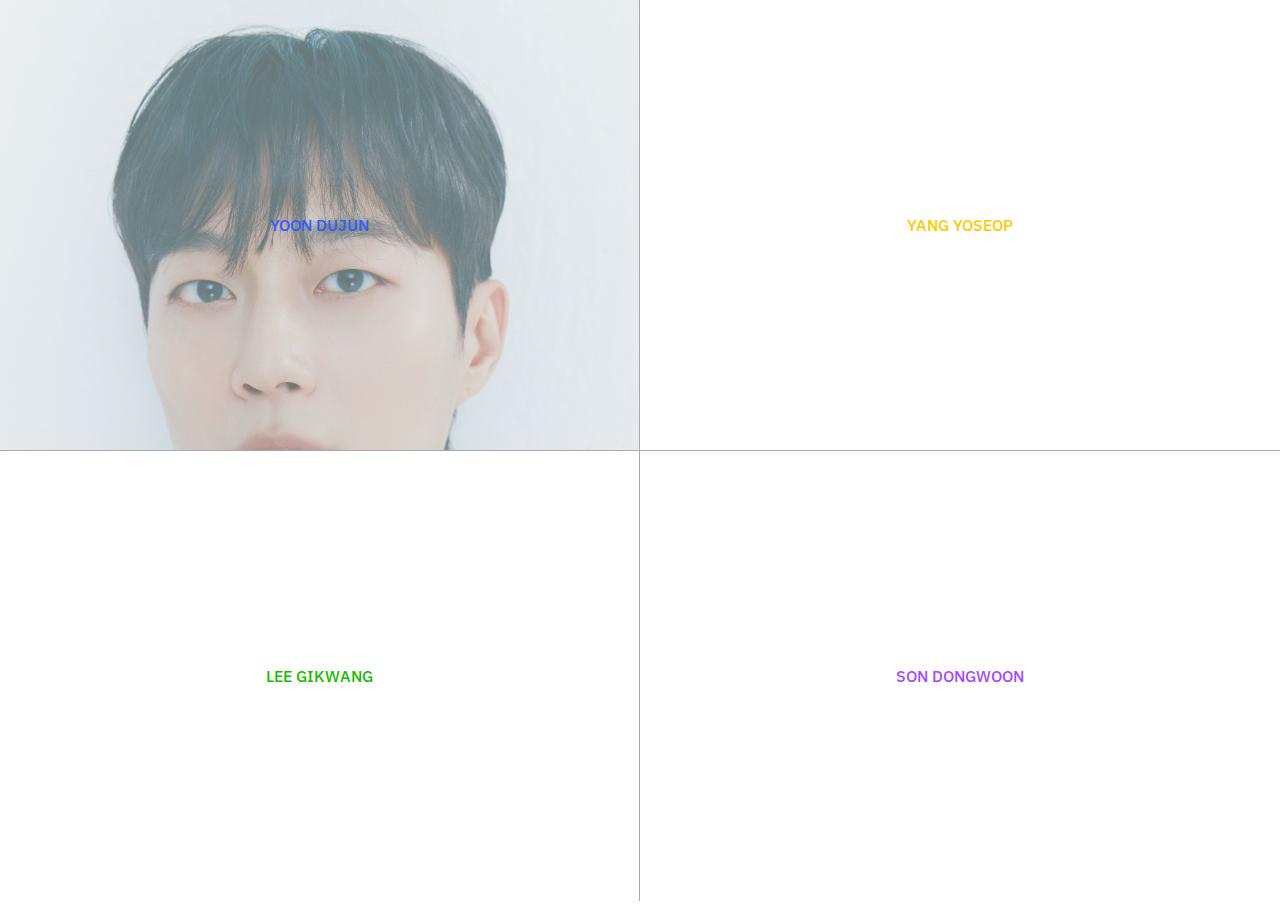
<file: index.html>
<!DOCTYPE html>
<html lang="en">
<head>
    <meta charset="UTF-8">
    <meta name="viewport" content="width=device-width, initial-scale=1.0">
    <title>Document</title>
    <link rel="preconnect" href="https://fonts.googleapis.com">
    <link rel="preconnect" href="https://fonts.gstatic.com" crossorigin>
    <link href="https://fonts.googleapis.com/css2?family=IBM+Plex+Sans:wght@300;400;500;600;700&display=swap" rel="stylesheet">
    <link rel="stylesheet" href="./cs6.css">
</head>
<body>
    <div class="intro">
        <div class="name_box">
            <div class="nb nb_yoondujun">
                <a href="./파일명.html">YOON DUJUN</a>
                <div class="nb_img"><img src="./img/dujun3.jpeg"/></div>
            </div>
            <div class="nb nb_yangyoseop">
                <a href="./yoseop.html">YANG YOSEOP</a>
                <div class="nb_img"><img src="./img/yoseop3.jpeg"/></div>
            </div>
            <div class="nb nb_leegikwang">
                <a href="./파일명.html">LEE GIKWANG</a>
                <div class="nb_img"><img src="./img/gikwang3.jpeg"/></div>
            </div>
            <div class="nb nb_sondongwoon">
                <a href="./파일명.html">SON DONGWOON</a>
                <div class="nb_img"><img src="./img/dongwoon3.jpeg"/></div>
            </div>
        </div>
    </div>
</body>
</html>
</file>
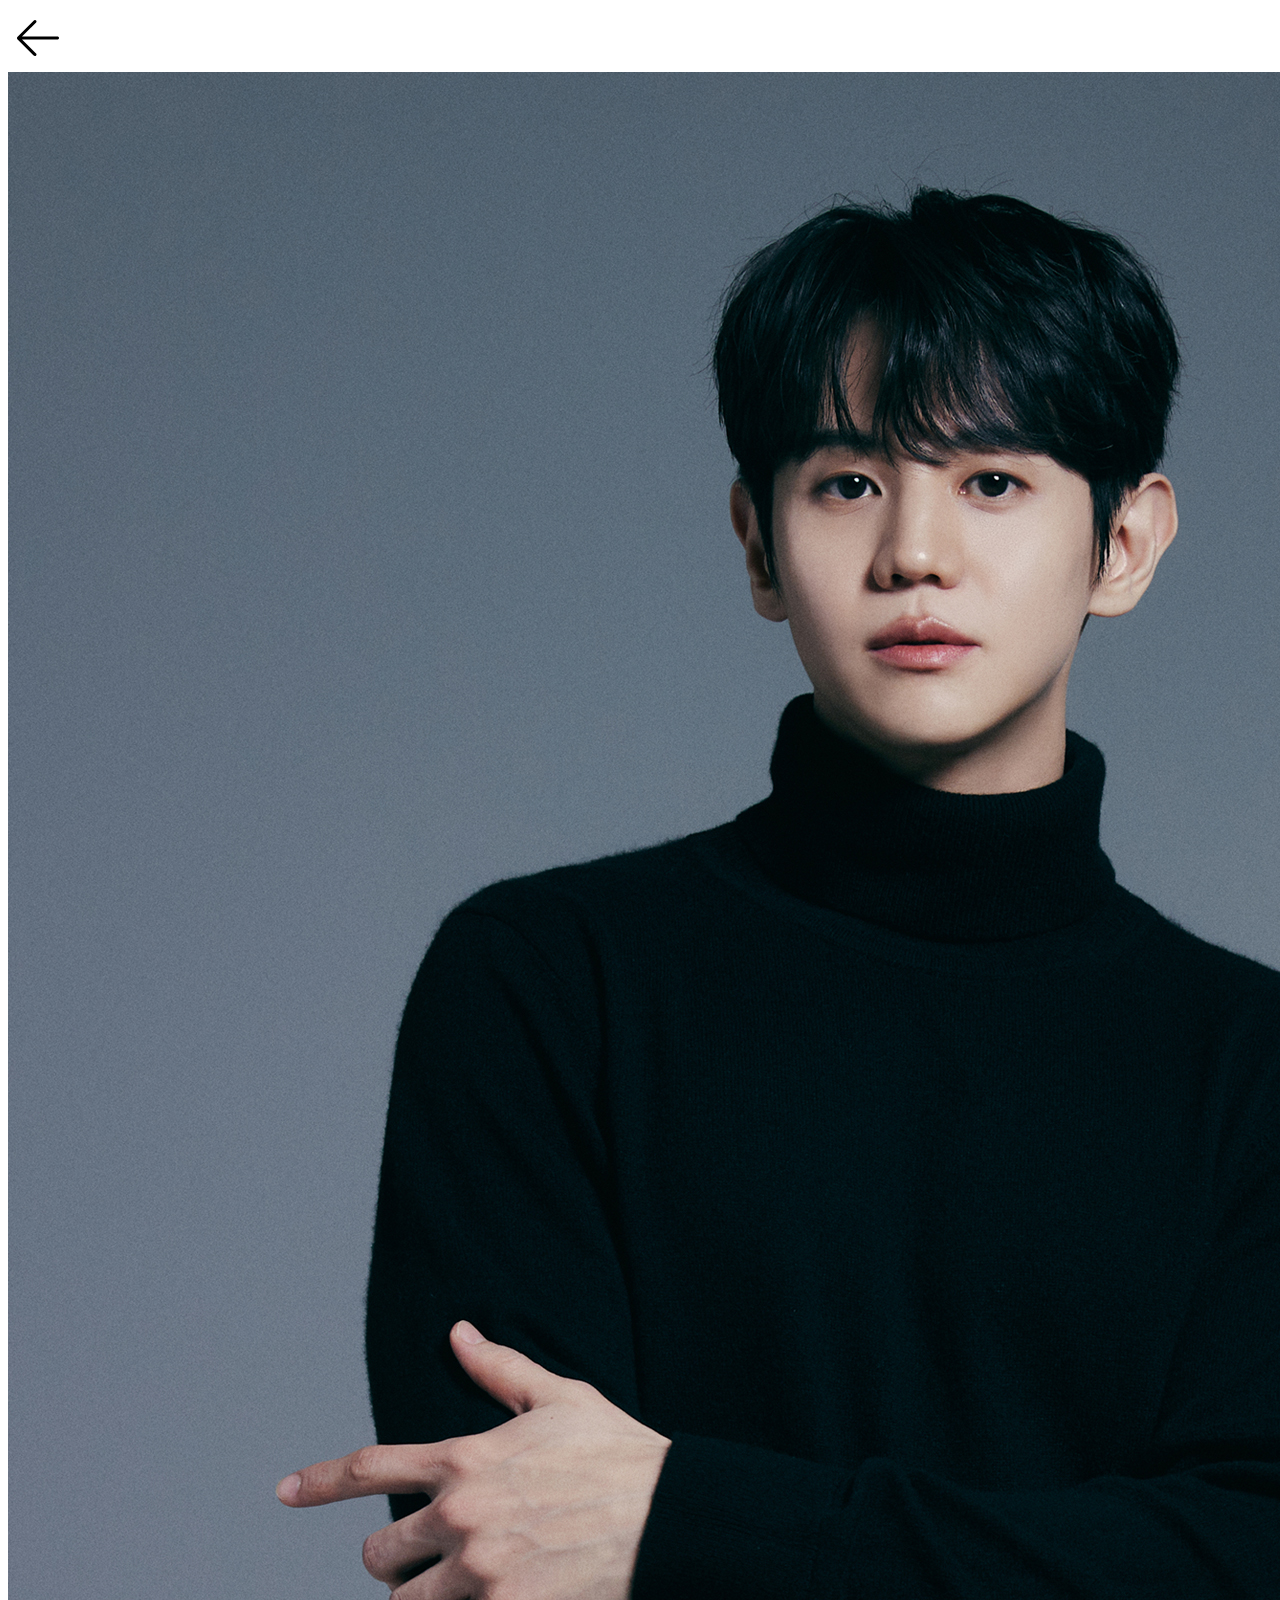
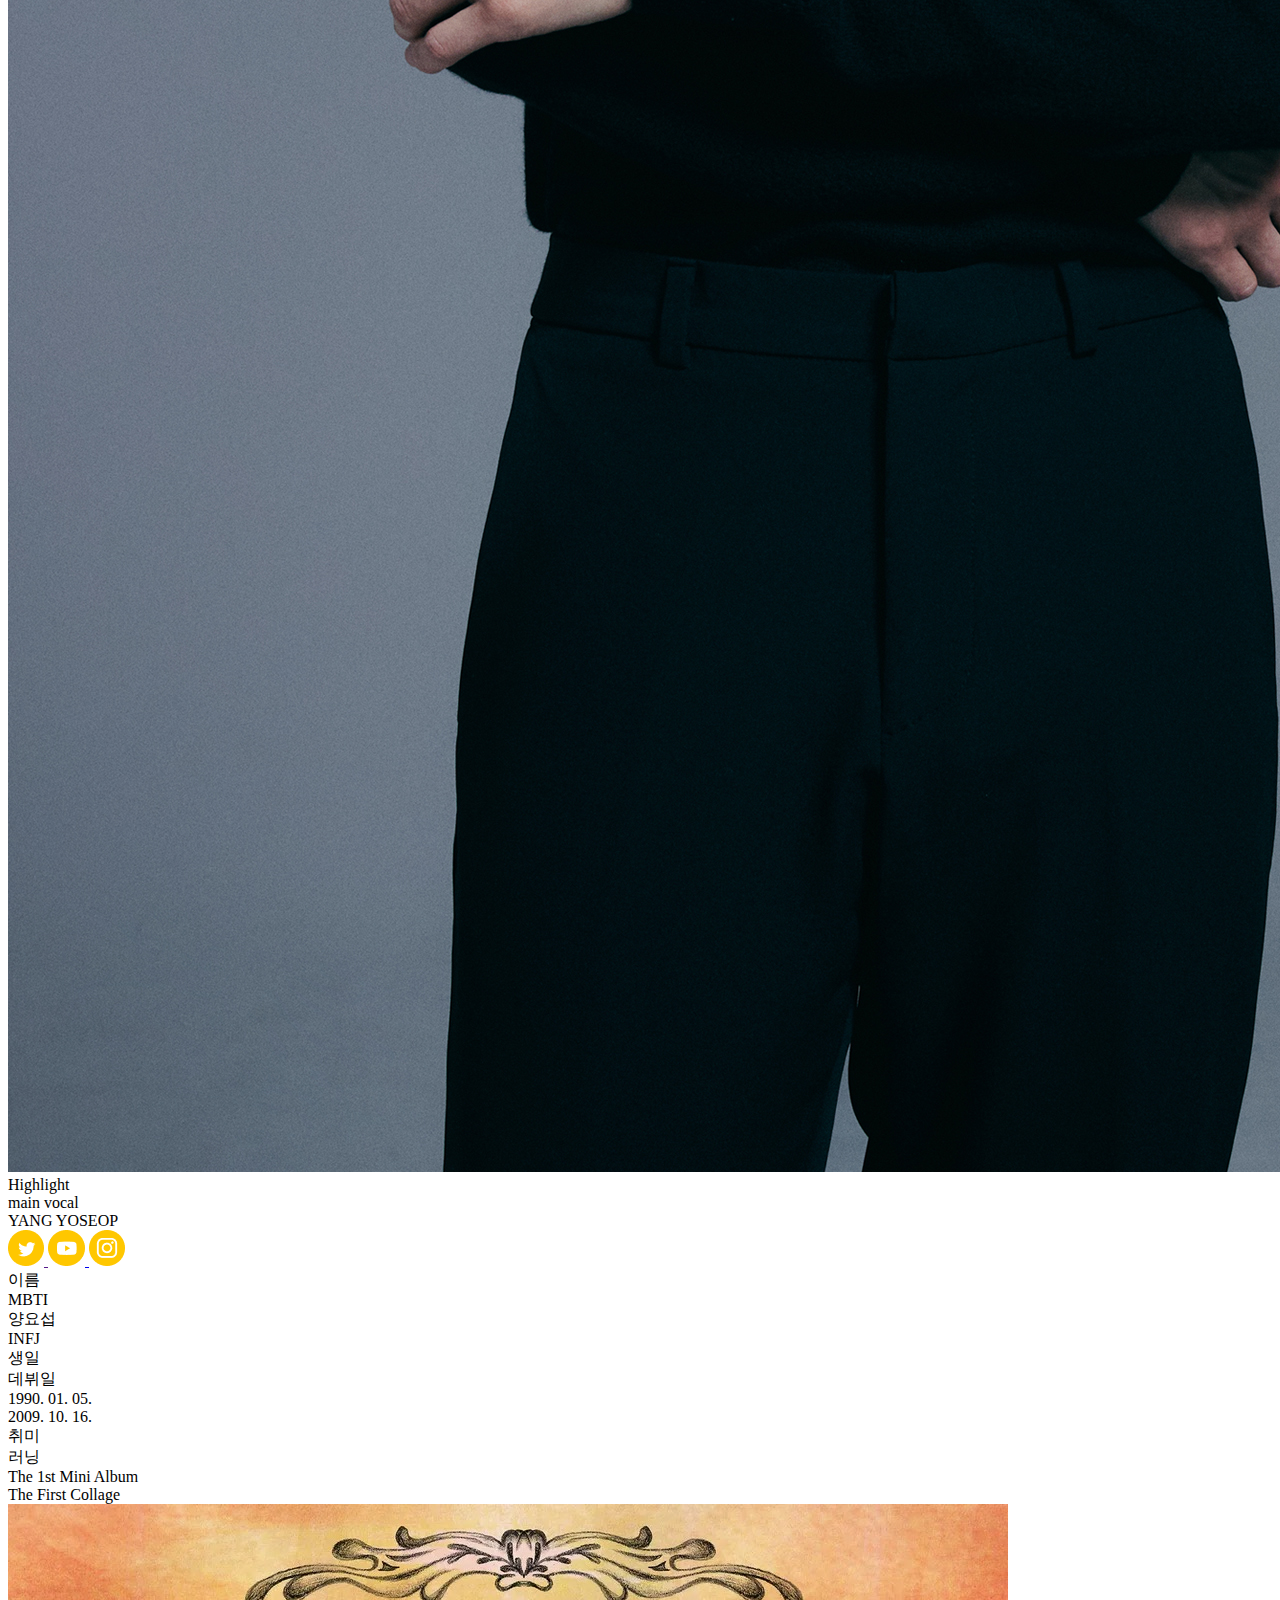
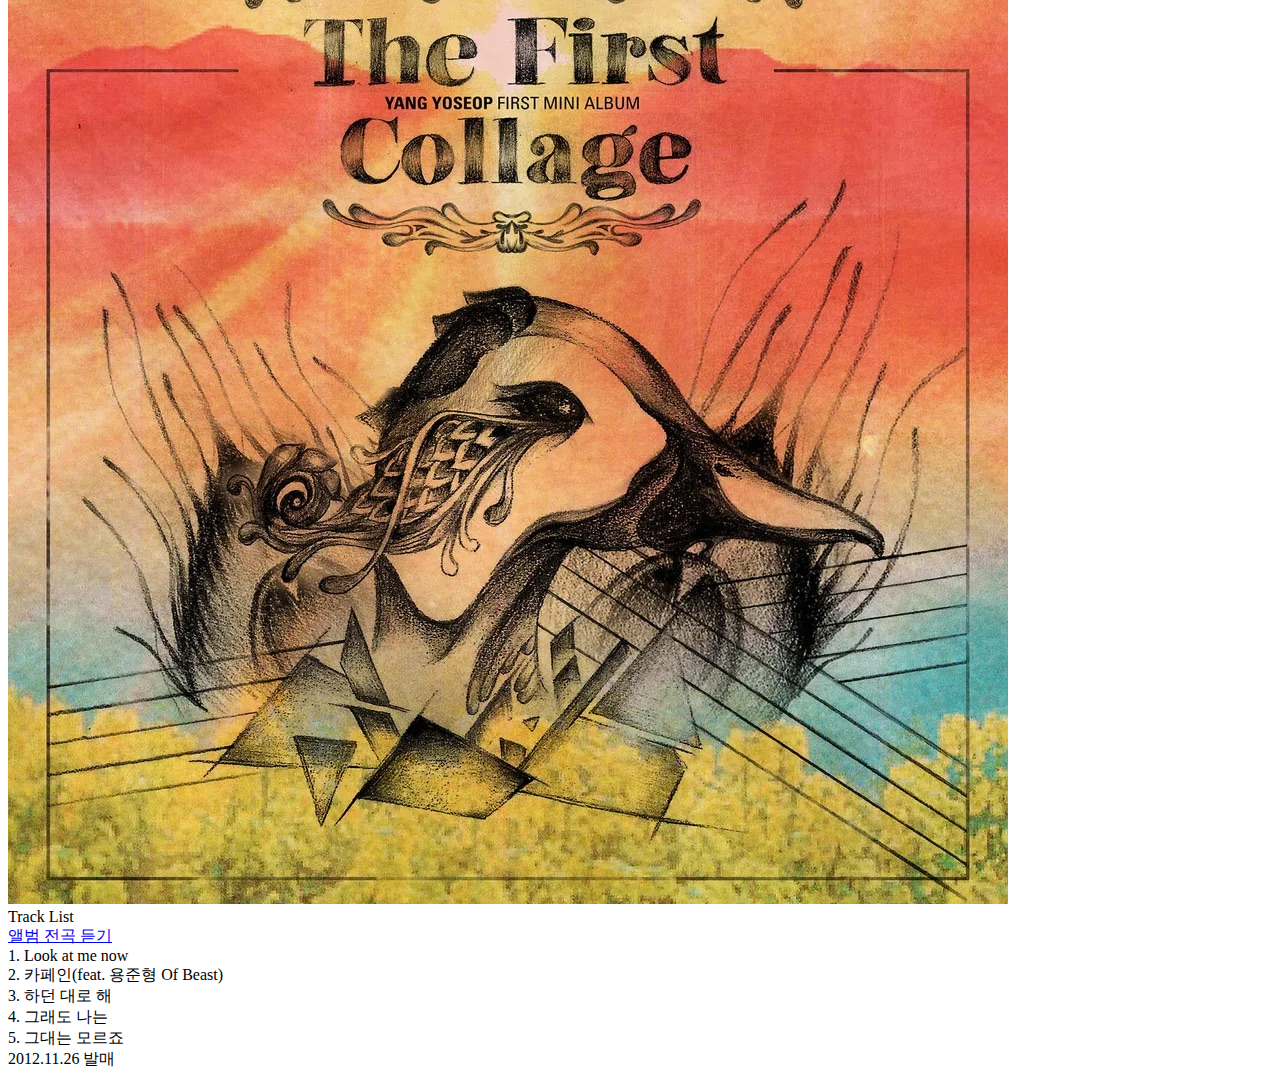
<file: yoseop.html>
<!DOCTYPE html>
<html lang="en">

<head>
    <meta charset="UTF-8">
    <meta name="viewport" content="width=device-width, initial-scale=1.0">
    <title>Document</title>
    <link rel="preconnect" href="https://fonts.googleapis.com">
    <link rel="preconnect" href="https://fonts.gstatic.com" crossorigin>
    <link href="https://fonts.googleapis.com/css2?family=IBM+Plex+Sans:wght@300;400;500;600;700&display=swap"
        rel="stylesheet">
    <link rel="stylesheet" href="./cs6_yoseop.css">
</head>

<body>
    <div class="yoseop_profile">
        <div class="left_ys_profile">
            <div class="icon_back">
                <a href="./index.html">
                    <img src="./img_yoseop/icon/back.png">
                </a>
            </div>
            <div class="ys_profile_img">
                <img src="./img_yoseop/yoseop2.jpeg">
            </div>
        </div>
        <div class="right_ys_profile">
            <div class="top_info">
                <div class="name_group_position_info">
                    <div class="title_name">
                        <div class="group">
                            <div class="group_name">
                                Highlight
                            </div>
                            <div class="group_position">
                                main vocal
                            </div>
                        </div>
                        <div class="personal_name">
                            YANG YOSEOP
                        </div>
                    </div>
                    <div class="sns_icon">
                        <a href="">
                            <img src="./img_yoseop/icon/twitter.png">
                        </a>
                        <a href="https://www.youtube.com/@seopway105">
                            <img src="./img_yoseop/icon/youtube.png">
                        </a>
                        <a href="https://www.instagram.com/yysbeast/">
                            <img src="./img_yoseop/icon/instagram.png">
                        </a>
                    </div>
                </div>
                <div class="detail_info">
                    <div class="ys_info_title name_mbti">
                        이름<br />
                        MBTI
                    </div>
                    <div class="ys_info_content name_mbti">
                        양요섭<br />
                        INFJ
                    </div>
                    <div class="ys_info_title birth_debut">
                        생일<br />
                        데뷔일
                    </div>
                    <div class="ys_info_content birth_debut">
                        1990. 01. 05.<br />
                        2009. 10. 16.
                    </div>
                    <div class="ys_info_title hobby">
                        취미
                    </div>
                    <div class="ys_info_content hobby">
                        러닝
                    </div>
                </div>
            </div>
            <div class="album_info">
                <div class="first_album">
                    <div class="album_main_info">
                        <div class="nst_info">
                            The 1st Mini Album
                        </div>
                        <div class="album_title">
                            The First Collage
                        </div>
                    </div>
                    <div class="album_detail_info">
                        <div class="album_cover_img">
                            <img src="./img_yoseop/yoseop_album1.jpeg">
                        </div>
                        <div class="track_list">
                            <div class="album_detail_text">
                                <div class="track_list_title">
                                    Track List
                                </div>
                                <div class="music_listening">
                                    <a href="https://www.melon.com/album/detail.htm?albumId=2168099">앨범 전곡 듣기</a>
                                </div>
                            </div>
                            <div class="track_list_song">
                                1. Look at me now<br />
                                2. 카페인(feat. 용준형 Of Beast)<br />
                                3. 하던 대로 해<br />
                                4. 그래도 나는<br />
                                5. 그대는 모르죠
                            </div>
                        </div>
                        <div class="release_date">
                            2012.11.26 발매
                        </div>
                    </div>
                </div>
            </div>
        </div>
    </div>
</body>
</file>
<file: cs6.css>
body {
  font-family: "IBM Plex Sans", sans-serif;
  text-rendering: optimizeLegibility;
  -webkit-font-smoothing: antialiased;
  padding: 0px;
  margin: 0px;
}

ul,
li,
button,
p,
div {
  padding: 0px;
  margin: 0px;
  list-style: none;
}

a, a:visited {
  color: inherit;
  text-decoration: none;
}

.intro .name_box {
  display: grid;
  grid-template-columns: 1fr 1fr;
  width: 100%;
  height: 100%;
  text-align: center;
}
.intro .name_box .nb {
  height: 50vh;
  display: flex;
  align-items: center;
  justify-content: center;
  font-weight: 500;
  position: relative;
}
.intro .name_box .nb:hover .nb_img {
  opacity: 0.6;
}
.intro .name_box .nb .nb_img {
  left: 0px;
  top: 0px;
  position: absolute;
  z-index: -1;
  width: 100%;
  height: 50vh;
  opacity: 0;
  transition-duration: 0.3s;
}
.intro .name_box .nb .nb_img img {
  width: 100%;
  height: 100%;
  -o-object-fit: cover;
     object-fit: cover;
  -o-object-position: top;
     object-position: top;
}
.intro .name_box .nb_yoondujun {
  color: #2F5DFF;
  border-right: solid 1px #A9A9A9;
  border-bottom: solid 1px #A9A9A9;
}
.intro .name_box .nb_yangyoseop {
  color: #FFC700;
  border-bottom: solid 1px #A9A9A9;
}
.intro .name_box .nb_leegikwang {
  color: #1ABA00;
  border-right: solid 1px #A9A9A9;
}
.intro .name_box .nb_sondongwoon {
  color: #A348FF;
}/*# sourceMappingURL=cs6.css.map */
</file>
<file: cs6_yoseop.css>
/*# sourceMappingURL=cs6_yoseop.css.map */
</file>
